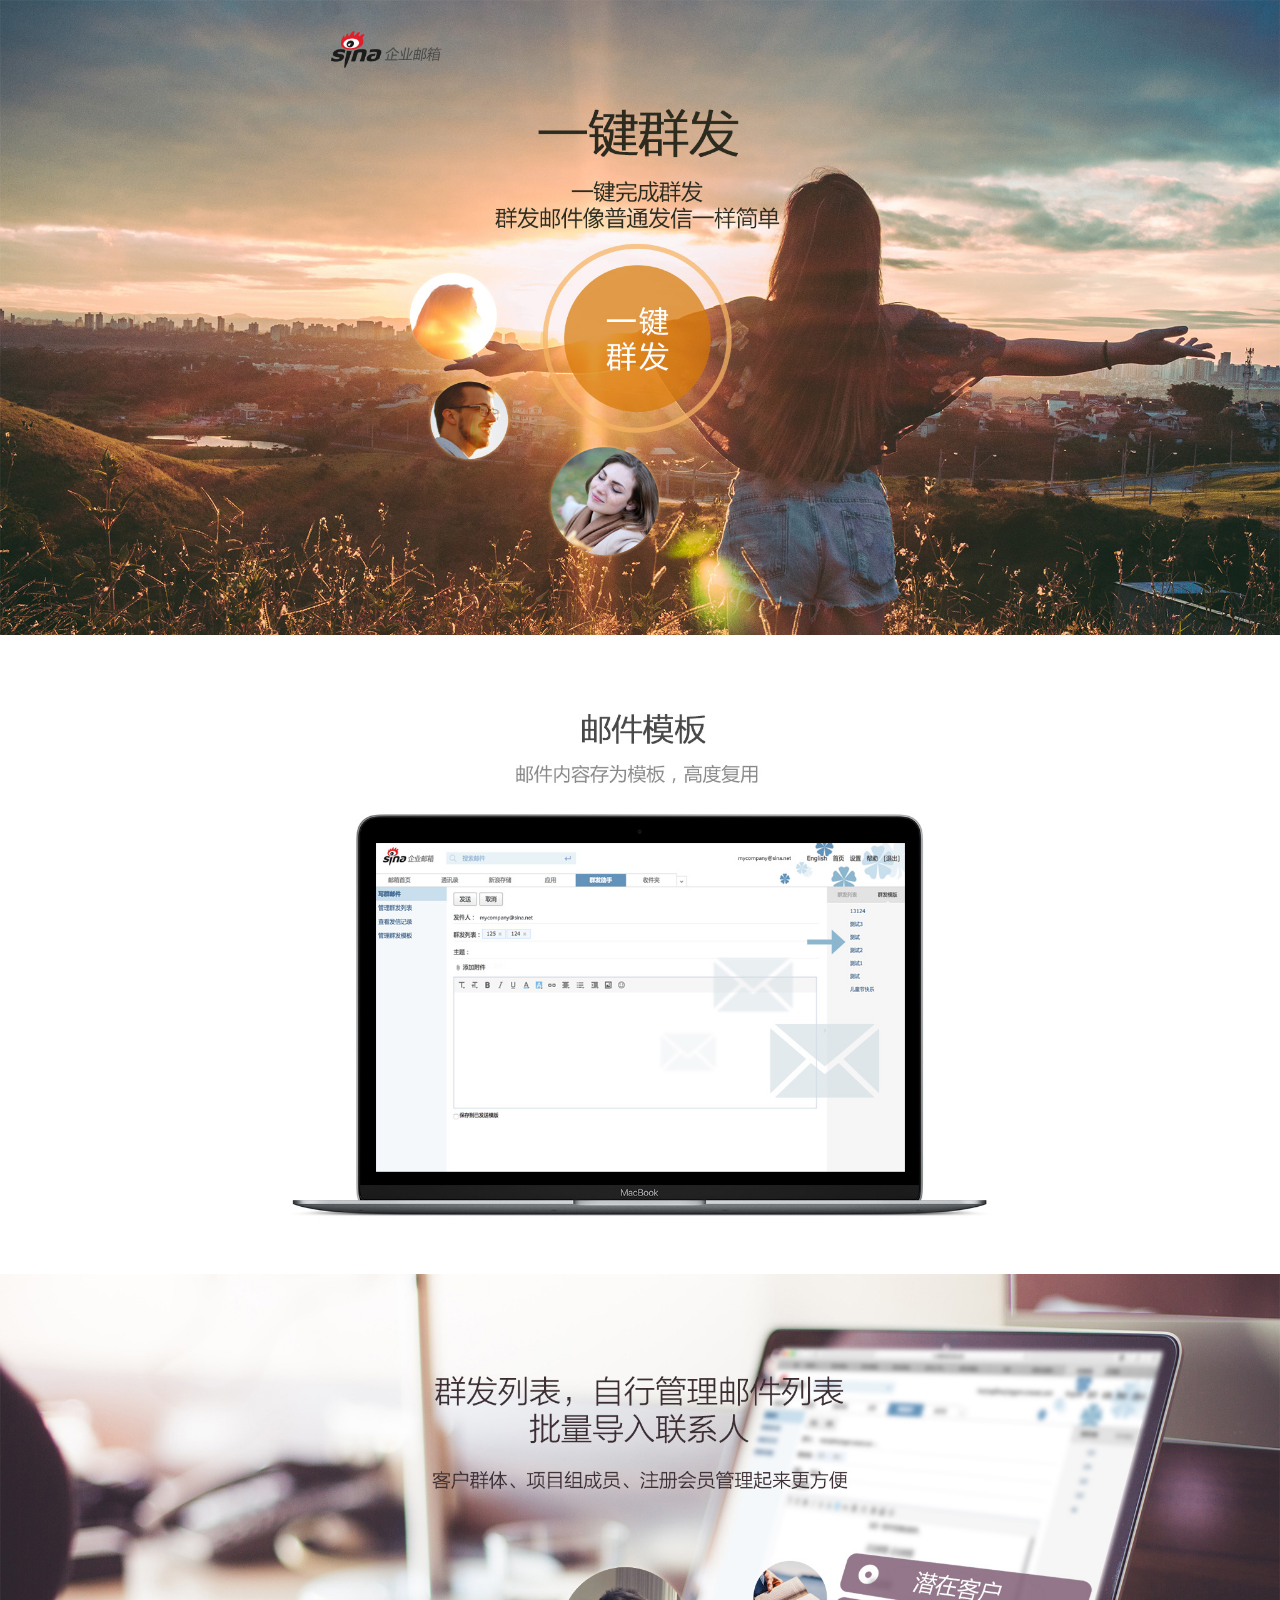
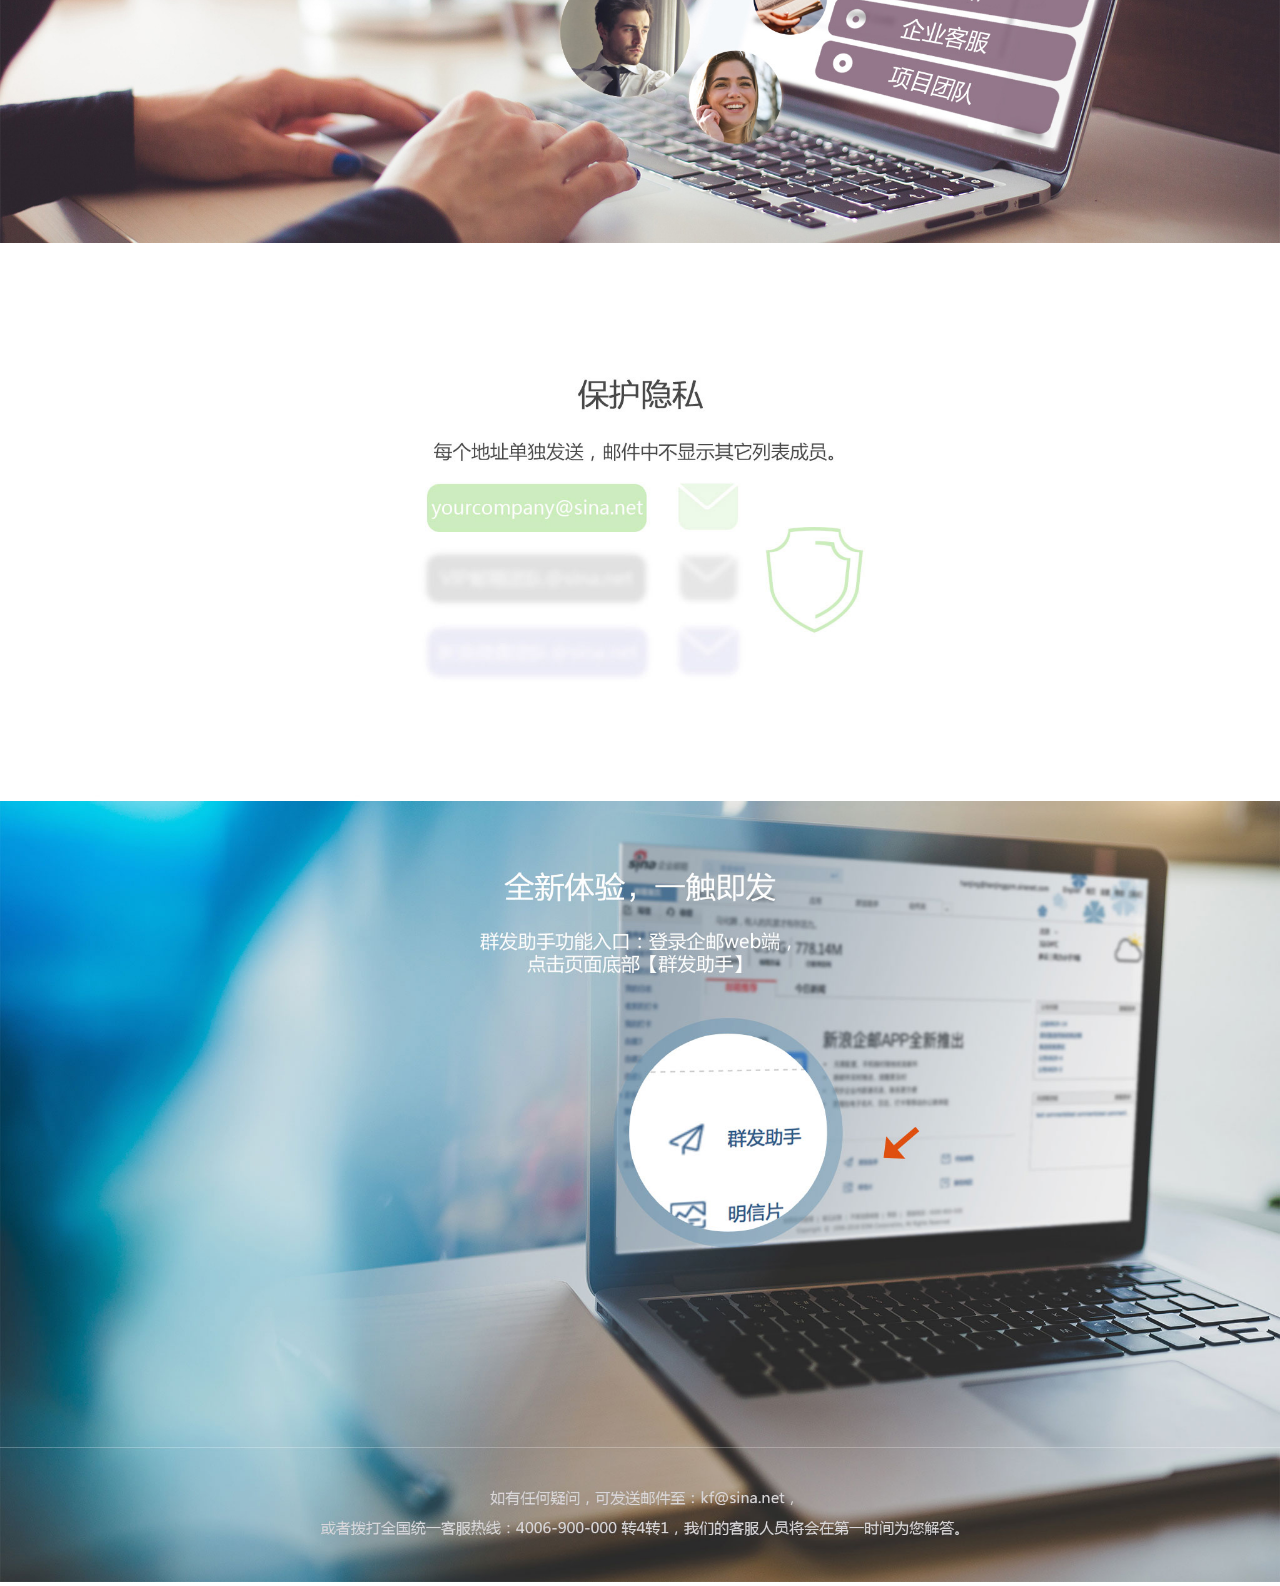
<file: index.html>
<!DOCTYPE html>
<html>
<head>
<meta charset="utf-8" />
<meta name="format-detection" content="telephone=yes"/>
<meta name="viewport" content="width=device-width,initial-scale=1,minimum-scale=1,maximum-scale=1,user-scalable=no" />
<title>企邮群发助手H5</title>
<link rel="stylesheet" href="static/css/style.css" />
</head>
<body>
<div class="wrap">
	<div class="wrap1" id="wrap1">
		<div class="inner">
			<img src="static/img/img_01.jpg" alt="一键群发，一键完成群发群发邮件像普通发信一样简单" />
		</div>
	</div>
	<div class="wrap2" id="wrap2">
		<div class="inner">
			<img src="static/img/img_02.jpg" alt="邮件模板，邮件内容存为模板，高度复用" />
		</div>
	</div>
	<div class="wrap3" id="wrap3">
		<div class="inner">
			<img src="static/img/img_03.jpg" alt="群发列表，自行管理邮件列表，批量导入联系人，客户群体，项目组成员、注册会员管理起来更方便" />
		</div>
	</div>
	<div class="wrap4" id="wrap4">
		<div class="inner">
			<img src="static/img/img_04.jpg" alt="保护隐私，每个地址单独发信，邮件中不显示其他列表成员" />
		</div>
	</div>
	<div class="wrap5" id="wrap5">
		<div class="inner">
			<a href="tel:4006-800-000">
			<img src="static/img/img_05.jpg" alt="全新体验，一触即发，群发助手功能入口：登录企邮WEB端，点击页面底部群发助手" />
			</a>
		</div>
	</div>
</div>
</body>
</html>
</file>
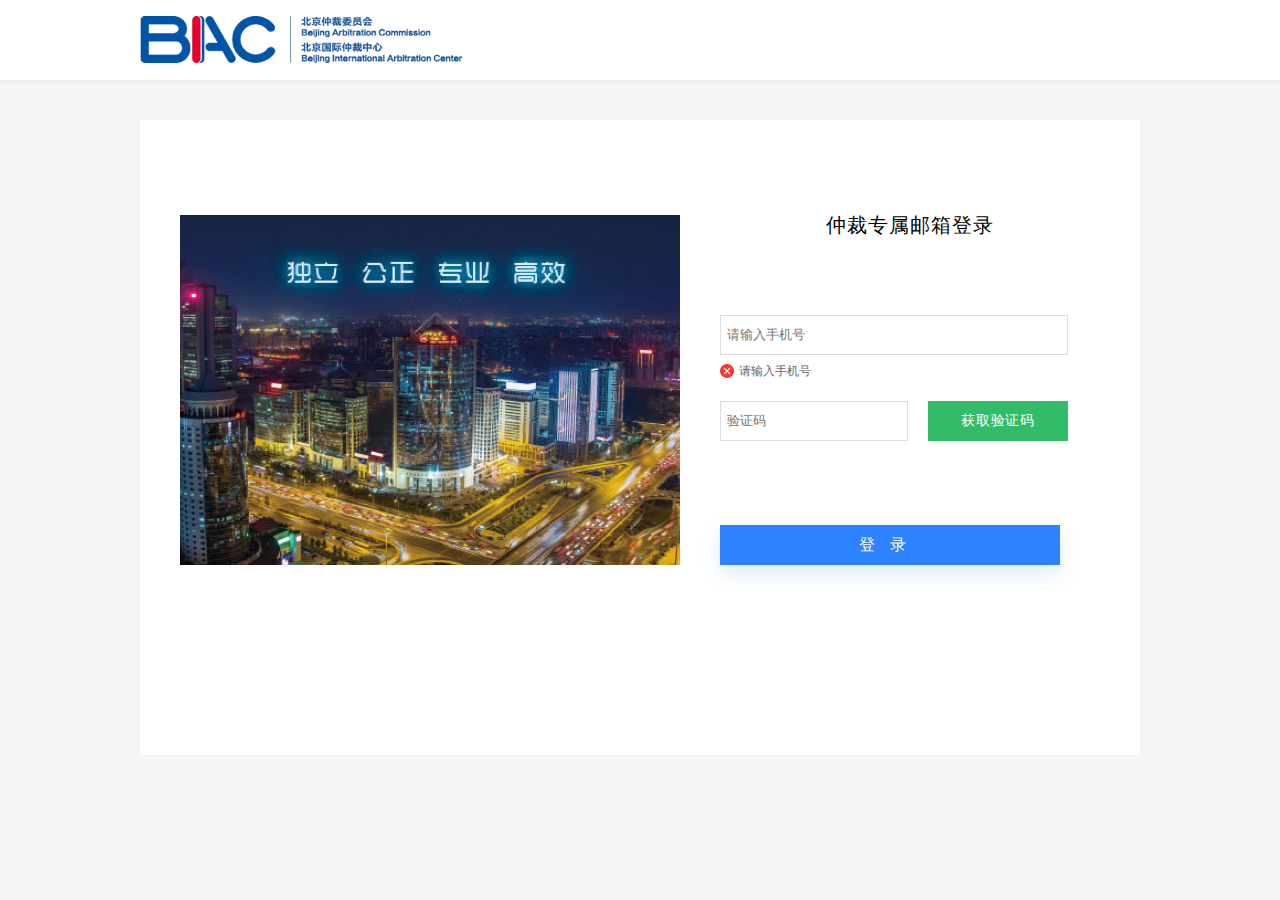
<file: bac/login.html>
<!DOCTYPE html>
<html>
<head>
<meta charset="utf-8" />
<title>北京仲裁委员会-登录</title>
<meta http-equiv="X-UA-Compatible" content="edge">
<link rel="stylesheet" type="text/css" href="static/css/style.css"/>
</head>
<body>
	<div class="header">
		<div class="wrap loginWrap headerH" id="head">
			<a href="javascript:;" class="dib logo"></a>
		</div>
	</div>
	<div class="wrap loginWrap loginFormWrap clearfix" id="loginWrap">
		<div class="loginImg">
			<img src="static/img/pic_login.png" alt="" />
		</div>
		<div class="loginBox">
			<div class="formTit">仲裁专属邮箱登录</div>
			<form action="" class="loginformBox">
				<ul class="loginForm">
					<li>
						<input type="text" class="ipt_mobile" placeholder="请输入手机号" id="mobile"/>
						<p class="err_tip"><i class="icon icon_err"></i><span class="dib">请输入手机号</span></p>
					</li>
					<li>
						<input type="text" class="ipt_valid" placeholder="验证码" id="valid"/><a class="btn btn_valid" id="getValid">获取验证码</a>
						<p class="err_tip" style="display:none;"><i class="icon icon_err"></i><span class="dib">请输入验证码</span></p>
					</li>
				</ul>
				<div class="submitbox"><a href="javascript:;" class="btn btn_submit" id="submitform">登录</a></div>
			</form>
		</div>
	</div>
<!--[if lte IE 9]>
<script type="text/javascript">
	/*
	 * 解决ie9以下placeholder不兼容的问题，勿删！！
	 * */
		var arrIpt = document.getElementsByTagName("input");
		for(var i=0; i<arrIpt.length; i++){
			if(arrIpt[i].getAttribute('type')=='text'){
				placeHolder(arrIpt[i], true);
			}
		}
        
        function placeHolder(obj, span) {
		    if (!obj.getAttribute('placeholder')) return;
		    var imitateMode = span === true ? true: false;
		    var supportPlaceholder = 'placeholder' in document.createElement('input');
		    if (!supportPlaceholder) {
		        var defaultValue = obj.getAttribute('placeholder');
		        if (!imitateMode) {
		            obj.onfocus = function() { (obj.value == defaultValue) && (obj.value = '');
		                obj.style.color = '';
		            }
		            obj.onblur = function() {
		                if (obj.value == defaultValue) {
		                    obj.style.color = '';
		                } else if (obj.value == '') {
		                    obj.value = defaultValue;
		                    obj.style.color = '#ACA899';
		                }
		            }
		            obj.onblur();
		        } else {
		            var placeHolderCont = document.createTextNode(defaultValue);
		            var oWrapper = document.createElement('span');
		            oWrapper.style.cssText = 'position:absolute; color:#ACA899; display:inline-block; overflow:hidden;';
		            oWrapper.className = 'wrap-placeholder';
		            oWrapper.style.fontFamily = getStyle(obj, 'fontFamily');
		            oWrapper.style.fontSize = getStyle(obj, 'fontSize');
		            oWrapper.style.marginLeft = parseInt(getStyle(obj, 'marginLeft')) ? parseInt(getStyle(obj, 'marginLeft')) + 3 + 'px': 3 + 'px';
		            oWrapper.style.marginTop = parseInt(getStyle(obj, 'marginTop')) ? getStyle(obj, 'marginTop') : 1 + 'px';
		            oWrapper.style.paddingLeft = getStyle(obj, 'paddingLeft');
		            oWrapper.style.width = obj.offsetWidth - parseInt(getStyle(obj, 'marginLeft')) + 'px';
		            oWrapper.style.height = obj.offsetHeight + 'px';
		      		      oWrapper.style.lineHeight = obj.nodeName.toLowerCase() == 'textarea' ? '': obj.offsetHeight + 'px';
		            oWrapper.appendChild(placeHolderCont);
		            obj.parentNode.insertBefore(oWrapper, obj);
		            oWrapper.onclick = function() {
		                obj.focus();
		            }
		            //绑定input或onpropertychange事件
		            if (typeof(obj.oninput) == 'object') {
		                obj.addEventListener("input", changeHandler, false);
		            } else {
		                obj.onpropertychange = changeHandler;
		            }
		            function changeHandler() {
		                oWrapper.style.display = obj.value != '' ? 'none': 'inline-block';
		            }
		            /**
		                 * @name getStyle
		                 * @class 获取样式
		                 * @param {Object} obj 要获取样式的对象
		                 * @param {String} styleName 要获取的样式名
		                 */
		            function getStyle(obj, styleName) {
		                var oStyle = null;
		                if (obj.currentStyle) oStyle = obj.currentStyle[styleName];
		                else if (window.getComputedStyle) oStyle = window.getComputedStyle(obj, null)[styleName];
		                return oStyle;
		            }
		        }
		    }
}
</script>
<![endif]--> 
</body>
</html>
</file>
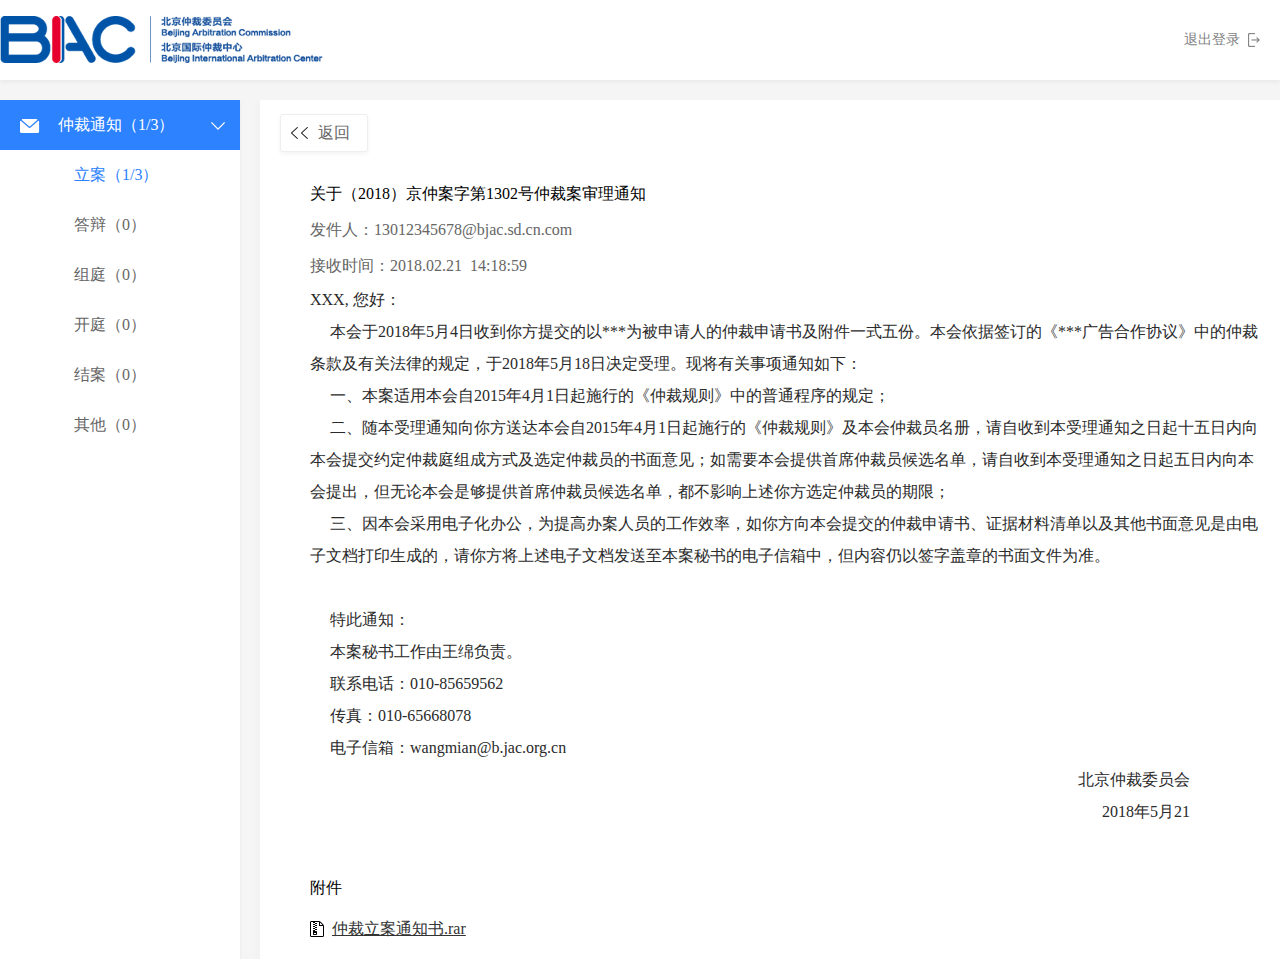
<file: bac/mail_detail.html>
<!DOCTYPE html>
<html>
<head>
<meta charset="utf-8" />
<title>北京仲裁委员会-详情</title>
<meta http-equiv="X-UA-Compatible" content="edge">
<link rel="stylesheet" type="text/css" href="static/css/style.css"/>
</head>
<body>
	<div class="header">
		<div class="wrap headerH">
			<a href="javascript:;" class="dib logo"></a>
			<a href="javascript:;" class="r dib user_exit">退出登录 <i class="icon icon_exit"></i></a>
		</div>
	</div>
	<div class="wrap conWrap">
		<div class="asidebar">
			<dl>
				<dt><i class="icon icon_mail"></i><i class="icon icon_arr_down"></i><span>仲裁通知（1/3）</span></dt>
				<dd class="cur">立案（1/3）</dd>
				<dd>答辩（0）</dd>
				<dd>组庭（0）</dd>
				<dd>开庭（0）</dd>
				<dd>结案（0）</dd>
				<dd>其他（0）</dd>
			</dl>
		</div>
		<div  class="section">
			<div class="backbar">
				<a class="back"><i class="icon icon_back"></i>返回</a>
			</div>
			<div class="maildetail">
				<dl class="detailInfo pl20">
					<dt class="detail_tit">关于（2018）京仲案字第1302号仲裁案审理通知</dt>
					<dd>发件人：13012345678@bjac.sd.cn.com</dd>
					<dd>接收时间：2018.02.21&nbsp;&nbsp;14:18:59</dd>
				</dl>
				<div class="detail_article pl20">
					<p>XXX, 您好：</p>
					<p class="detail_paragraph">本会于2018年5月4日收到你方提交的以***为被申请人的仲裁申请书及附件一式五份。本会依据签订的《***广告合作协议》中的仲裁条款及有关法律的规定，于2018年5月18日决定受理。现将有关事项通知如下：</p>
				    <p class="detail_paragraph">一、本案适用本会自2015年4月1日起施行的《仲裁规则》中的普通程序的规定；</p> 
				    <p class="detail_paragraph">二、随本受理通知向你方送达本会自2015年4月1日起施行的《仲裁规则》及本会仲裁员名册，请自收到本受理通知之日起十五日内向本会提交约定仲裁庭组成方式及选定仲裁员的书面意见；如需要本会提供首席仲裁员候选名单，请自收到本受理通知之日起五日内向本会提出，但无论本会是够提供首席仲裁员候选名单，都不影响上述你方选定仲裁员的期限；</p>
				    <p class="detail_paragraph">三、因本会采用电子化办公，为提高办案人员的工作效率，如你方向本会提交的仲裁申请书、证据材料清单以及其他书面意见是由电子文档打印生成的，请你方将上述电子文档发送至本案秘书的电子信箱中，但内容仍以签字盖章的书面文件为准。</br></br></p>
				    <p class="pl20">
				       	特此通知：</br>
					         本案秘书工作由王绵负责。</br>
					          联系电话：010-85659562</br>
					          传真：010-65668078</br>
					          电子信箱：wangmian@b.jac.org.cn
					</p>
					<p class="mail_writer tar">北京仲裁委员会</br>2018年5月21</p>
				</div>
				<div class="attachment pl20">
					<p class="attach_txt">附件</p>
					<p><a href="javascript:;"><i class="icon icon_rar"></i><span class="dib">仲裁立案通知书.rar</span></span</p>
				</div>
			</div>
		</div>
	</div>
</body>
</html>
</file>
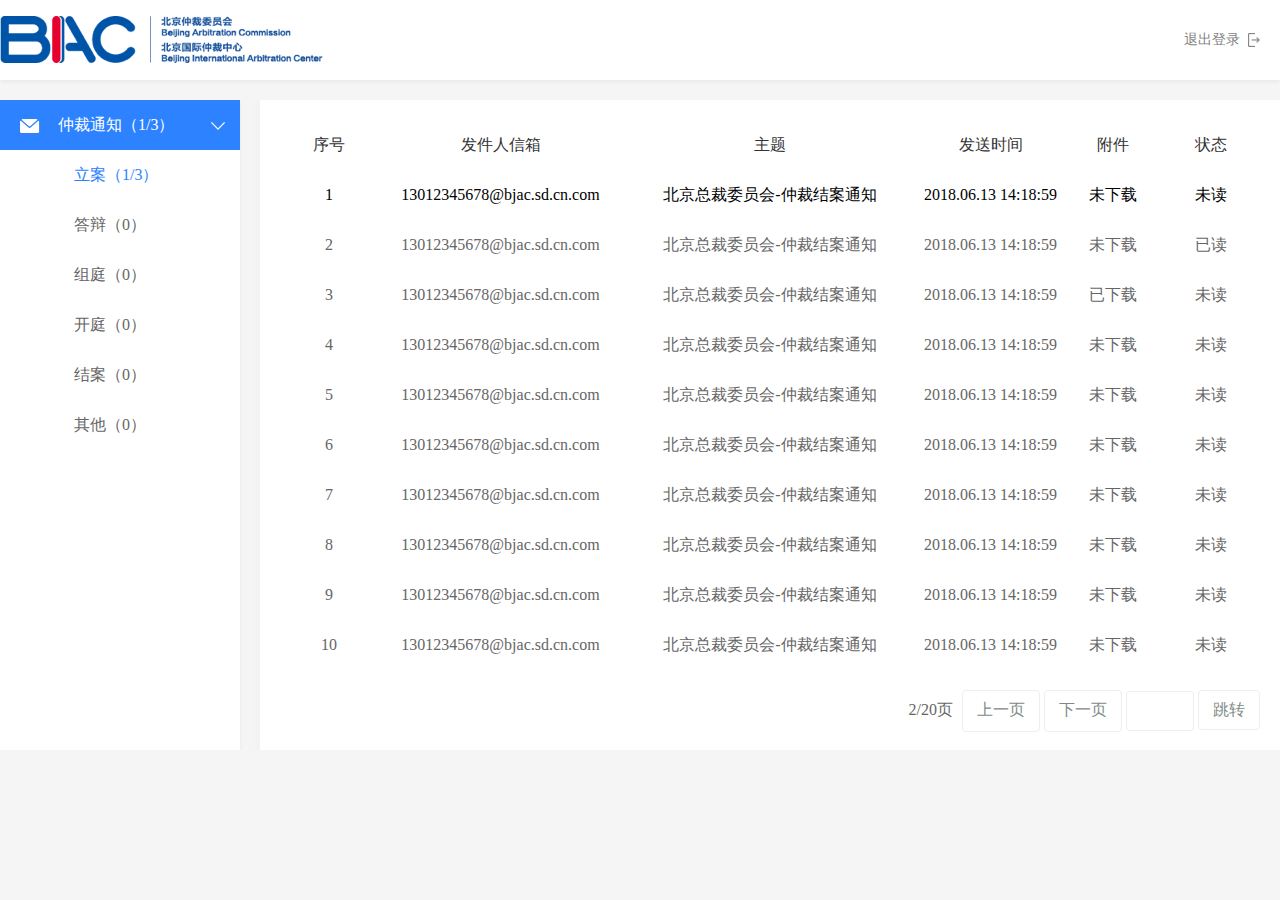
<file: bac/mail_list.html>
<!DOCTYPE html>
<html>
<head>
<meta charset="utf-8" />
<title>北京仲裁委员会-邮件列表</title>
<meta http-equiv="X-UA-Compatible" content="edge">
<link rel="stylesheet" type="text/css" href="static/css/style.css"/>
</head>
<body>
	<div class="header">
		<div class="wrap headerH">
			<a href="javascript:;" class="dib logo"></a>
			<a href="javascript:;" class="r dib user_exit">退出登录 <i class="icon icon_exit"></i></a>
		</div>
	</div>
	<div class="wrap conWrap">
		<div class="asidebar">
			<dl>
				<dt><i class="icon icon_mail"></i><i class="icon icon_arr_down"></i><span>仲裁通知（1/3）</span></dt>
				<dd class="cur">立案（1/3）</dd>
				<dd>答辩（0）</dd>
				<dd>组庭（0）</dd>
				<dd>开庭（0）</dd>
				<dd>结案（0）</dd>
				<dd>其他（0）</dd>
			</dl>
		</div>
		<div  class="section">
			<dl class="mail_table">
				<dt class="table_row">
					<div class="table_cell cell1">序号</div>
					<div class="table_cell cell2">发件人信箱</div>
					<div class="table_cell cell3">主题</div>
					<div class="table_cell cell4">发送时间</div>
					<div class="table_cell cell5">附件</div>
					<div class="table_cell cell6">状态</div>
				</dt>
				<dd class="table_row cur">
					<div class="table_cell cell1">1</div>
					<div class="table_cell cell2"><span>13012345678@bjac.sd.cn.com</span></div>
					<div class="table_cell cell3"><span>北京总裁委员会-仲裁结案通知</span></div>
					<div class="table_cell cell4">2018.06.13 14:18:59</div>
					<div class="table_cell cell5">未下载</div>
					<div class="table_cell cell6">未读</div>
				</dd>
				<dd class="table_row">
					<div class="table_cell cell1">2</div>
					<div class="table_cell cell2">13012345678@bjac.sd.cn.com</div>
					<div class="table_cell cell3">北京总裁委员会-仲裁结案通知</div>
					<div class="table_cell cell4">2018.06.13 14:18:59</div>
					<div class="table_cell cell5">未下载</div>
					<div class="table_cell cell6">已读</div>
				</dd>
				<dd class="table_row">
					<div class="table_cell cell1">3</div>
					<div class="table_cell cell2">13012345678@bjac.sd.cn.com</div>
					<div class="table_cell cell3">北京总裁委员会-仲裁结案通知</div>
					<div class="table_cell cell4">2018.06.13 14:18:59</div>
					<div class="table_cell cell5">已下载</div>
					<div class="table_cell cell6">未读</div>
				</dd>
				<dd class="table_row">
					<div class="table_cell cell1">4</div>
					<div class="table_cell cell2">13012345678@bjac.sd.cn.com</div>
					<div class="table_cell cell3">北京总裁委员会-仲裁结案通知</div>
					<div class="table_cell cell4">2018.06.13 14:18:59</div>
					<div class="table_cell cell5">未下载</div>
					<div class="table_cell cell6">未读</div>
				</dd>
				<dd class="table_row">
					<div class="table_cell cell1">5</div>
					<div class="table_cell cell2">13012345678@bjac.sd.cn.com</div>
					<div class="table_cell cell3">北京总裁委员会-仲裁结案通知</div>
					<div class="table_cell cell4">2018.06.13 14:18:59</div>
					<div class="table_cell cell5">未下载</div>
					<div class="table_cell cell6">未读</div>
				</dd>
				<dd class="table_row">
					<div class="table_cell cell1">6</div>
					<div class="table_cell cell2">13012345678@bjac.sd.cn.com</div>
					<div class="table_cell cell3">北京总裁委员会-仲裁结案通知</div>
					<div class="table_cell cell4">2018.06.13 14:18:59</div>
					<div class="table_cell cell5">未下载</div>
					<div class="table_cell cell6">未读</div>
				</dd>
				<dd class="table_row">
					<div class="table_cell cell1">7</div>
					<div class="table_cell cell2">13012345678@bjac.sd.cn.com</div>
					<div class="table_cell cell3">北京总裁委员会-仲裁结案通知</div>
					<div class="table_cell cell4">2018.06.13 14:18:59</div>
					<div class="table_cell cell5">未下载</div>
					<div class="table_cell cell6">未读</div>
				</dd>
				<dd class="table_row">
					<div class="table_cell cell1">8</div>
					<div class="table_cell cell2">13012345678@bjac.sd.cn.com</div>
					<div class="table_cell cell3">北京总裁委员会-仲裁结案通知</div>
					<div class="table_cell cell4">2018.06.13 14:18:59</div>
					<div class="table_cell cell5">未下载</div>
					<div class="table_cell cell6">未读</div>
				</dd>
				<dd class="table_row">
					<div class="table_cell cell1">9</div>
					<div class="table_cell cell2">13012345678@bjac.sd.cn.com</div>
					<div class="table_cell cell3">北京总裁委员会-仲裁结案通知</div>
					<div class="table_cell cell4">2018.06.13 14:18:59</div>
					<div class="table_cell cell5">未下载</div>
					<div class="table_cell cell6">未读</div>
				</dd>
				<dd class="table_row">
					<div class="table_cell cell1">10</div>
					<div class="table_cell cell2">13012345678@bjac.sd.cn.com</div>
					<div class="table_cell cell3">北京总裁委员会-仲裁结案通知</div>
					<div class="table_cell cell4">2018.06.13 14:18:59</div>
					<div class="table_cell cell5">未下载</div>
					<div class="table_cell cell6">未读</div>
				</dd>
			</dl>
			<div class="page">
				<div class="r pr20">
					<span class="dib mr5">2/20页</span>
					<a href="javascript:;" class="btn_page btn_pageprev">上一页</a>
					<a href="javascript:;" class="btn_page btn_pagenext">下一页</a>
					<input type="text" class="page_ipt" />
					<a href="javascript;" class="btn_page btn_gopage">跳转</a>
				</div>
			</div>
		</div>
	</div>
</body>
</html>
</file>
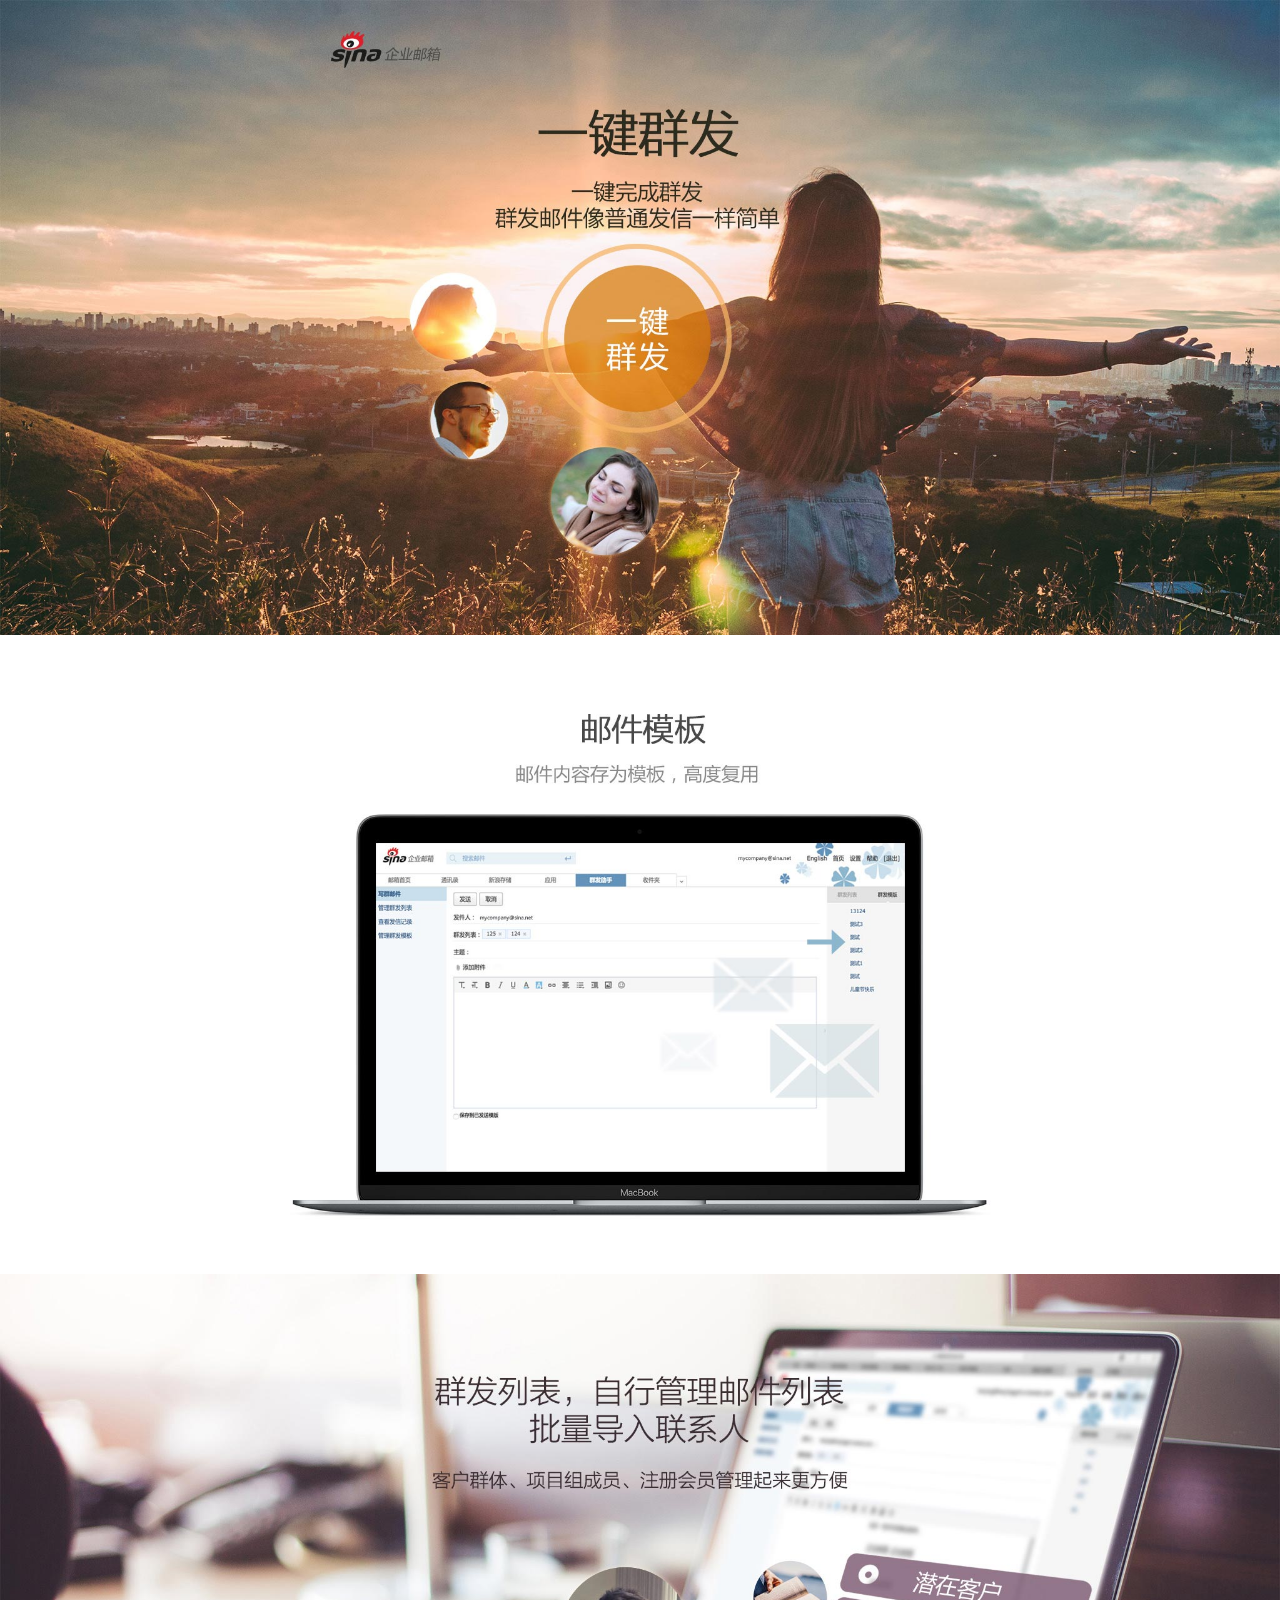
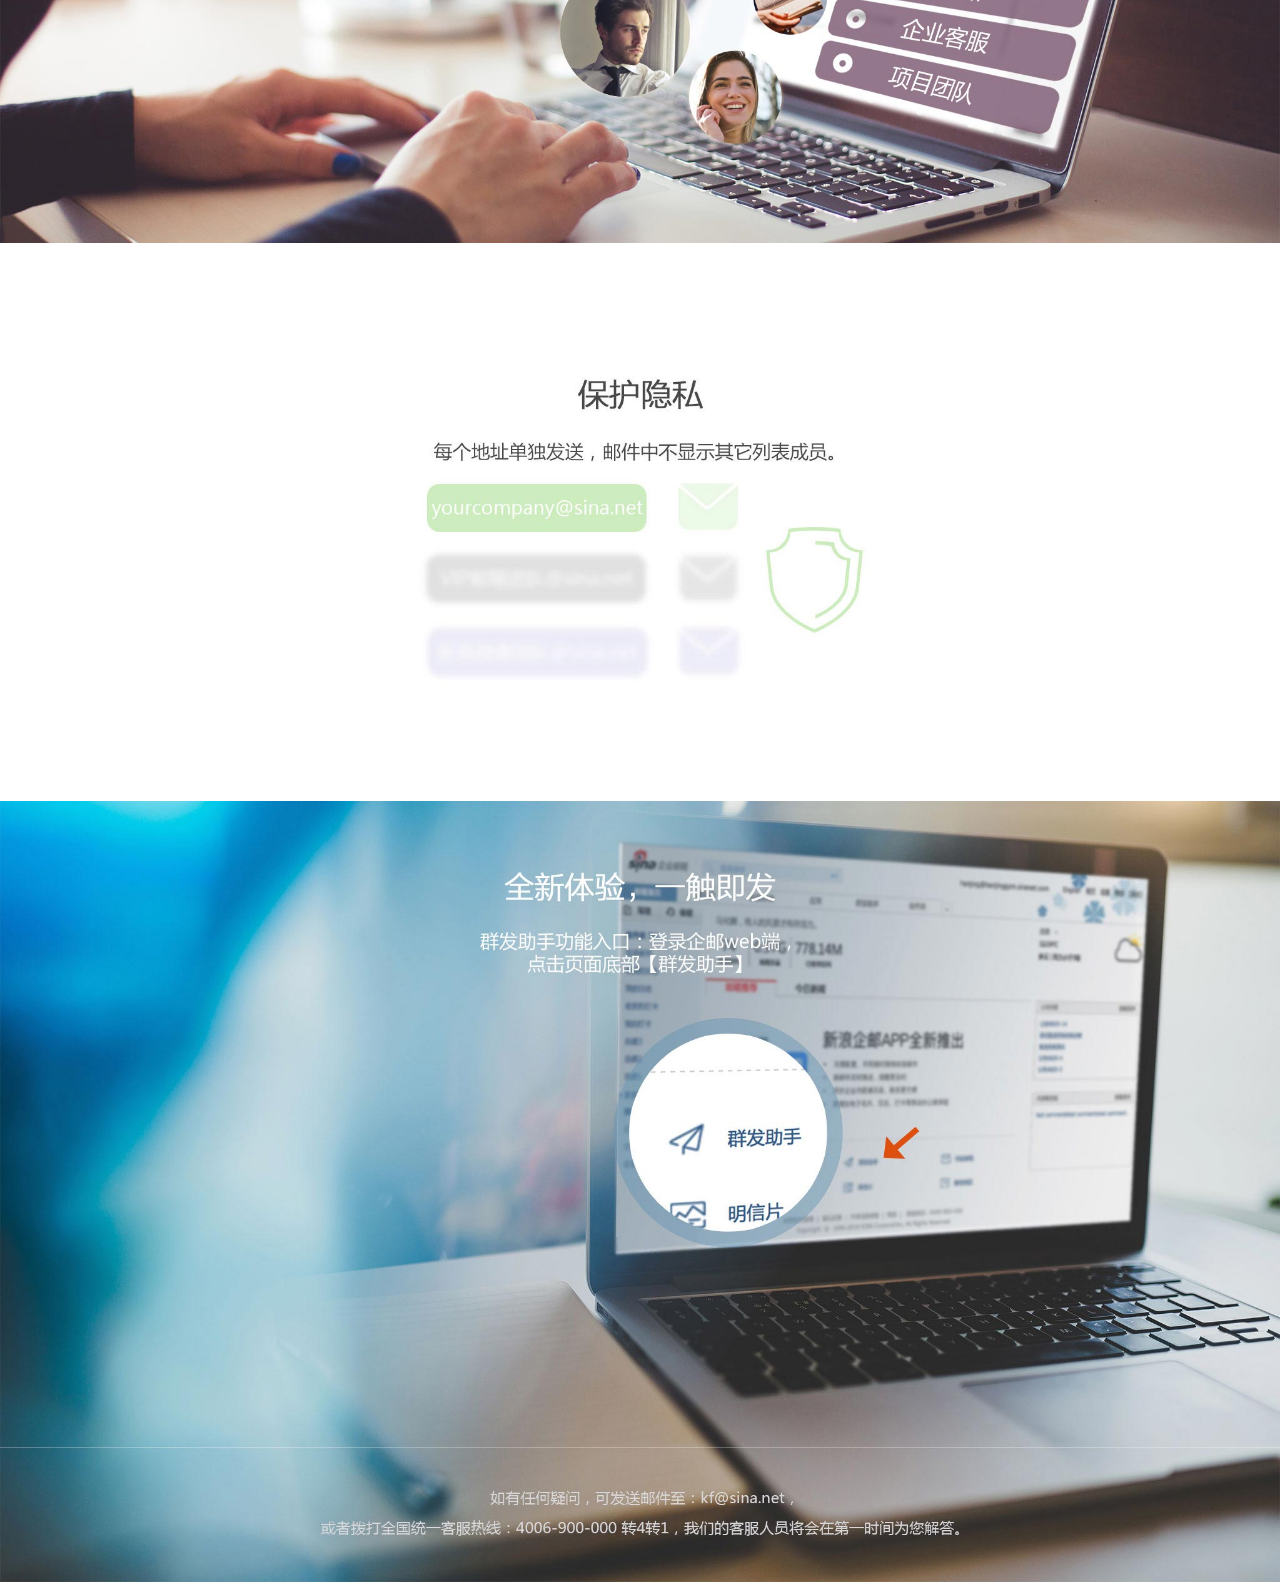
<file: ent_groupSend/index2.html>
<!DOCTYPE html>
<html>
<head>
<meta charset="utf-8" />
<meta name="format-detection" content="telephone=yes"/>
<meta name="viewport" content="width=device-width,initial-scale=1,minimum-scale=1,maximum-scale=1,user-scalable=no" />
<title>企邮群发助手H5</title>
<link rel="stylesheet" href="static/css/style.css" />
</head>
<body>
<div class="wrap">
	<div class="wrap1" id="wrap1">
		<div class="inner">
			<img src="static/img/img_1.jpg" alt="一键群发，一键完成群发群发邮件像普通发信一样简单" />
		</div>
	</div>
	<div class="wrap2" id="wrap2">
		<div class="inner">
			<img src="static/img/img_2.jpg" alt="邮件模板，邮件内容存为模板，高度复用" />
		</div>
	</div>
	<div class="wrap3" id="wrap3">
		<div class="inner">
			<img src="static/img/img_3.jpg" alt="群发列表，自行管理邮件列表，批量导入联系人，客户群体，项目组成员、注册会员管理起来更方便" />
		</div>
	</div>
	<div class="wrap4" id="wrap4">
		<div class="inner">
			<img src="static/img/img_4.jpg" alt="保护隐私，每个地址单独发信，邮件中不显示其他列表成员" />
		</div>
	</div>
	<div class="wrap5" id="wrap5">
		<div class="inner">
			<a href="tel:4006-800-000">
			<img src="static/img/img_5.jpg" alt="全新体验，一触即发，群发助手功能入口：登录企邮WEB端，点击页面底部群发助手" />
			</a>
		</div>
	</div>
</div>
</body>
</html>
</file>
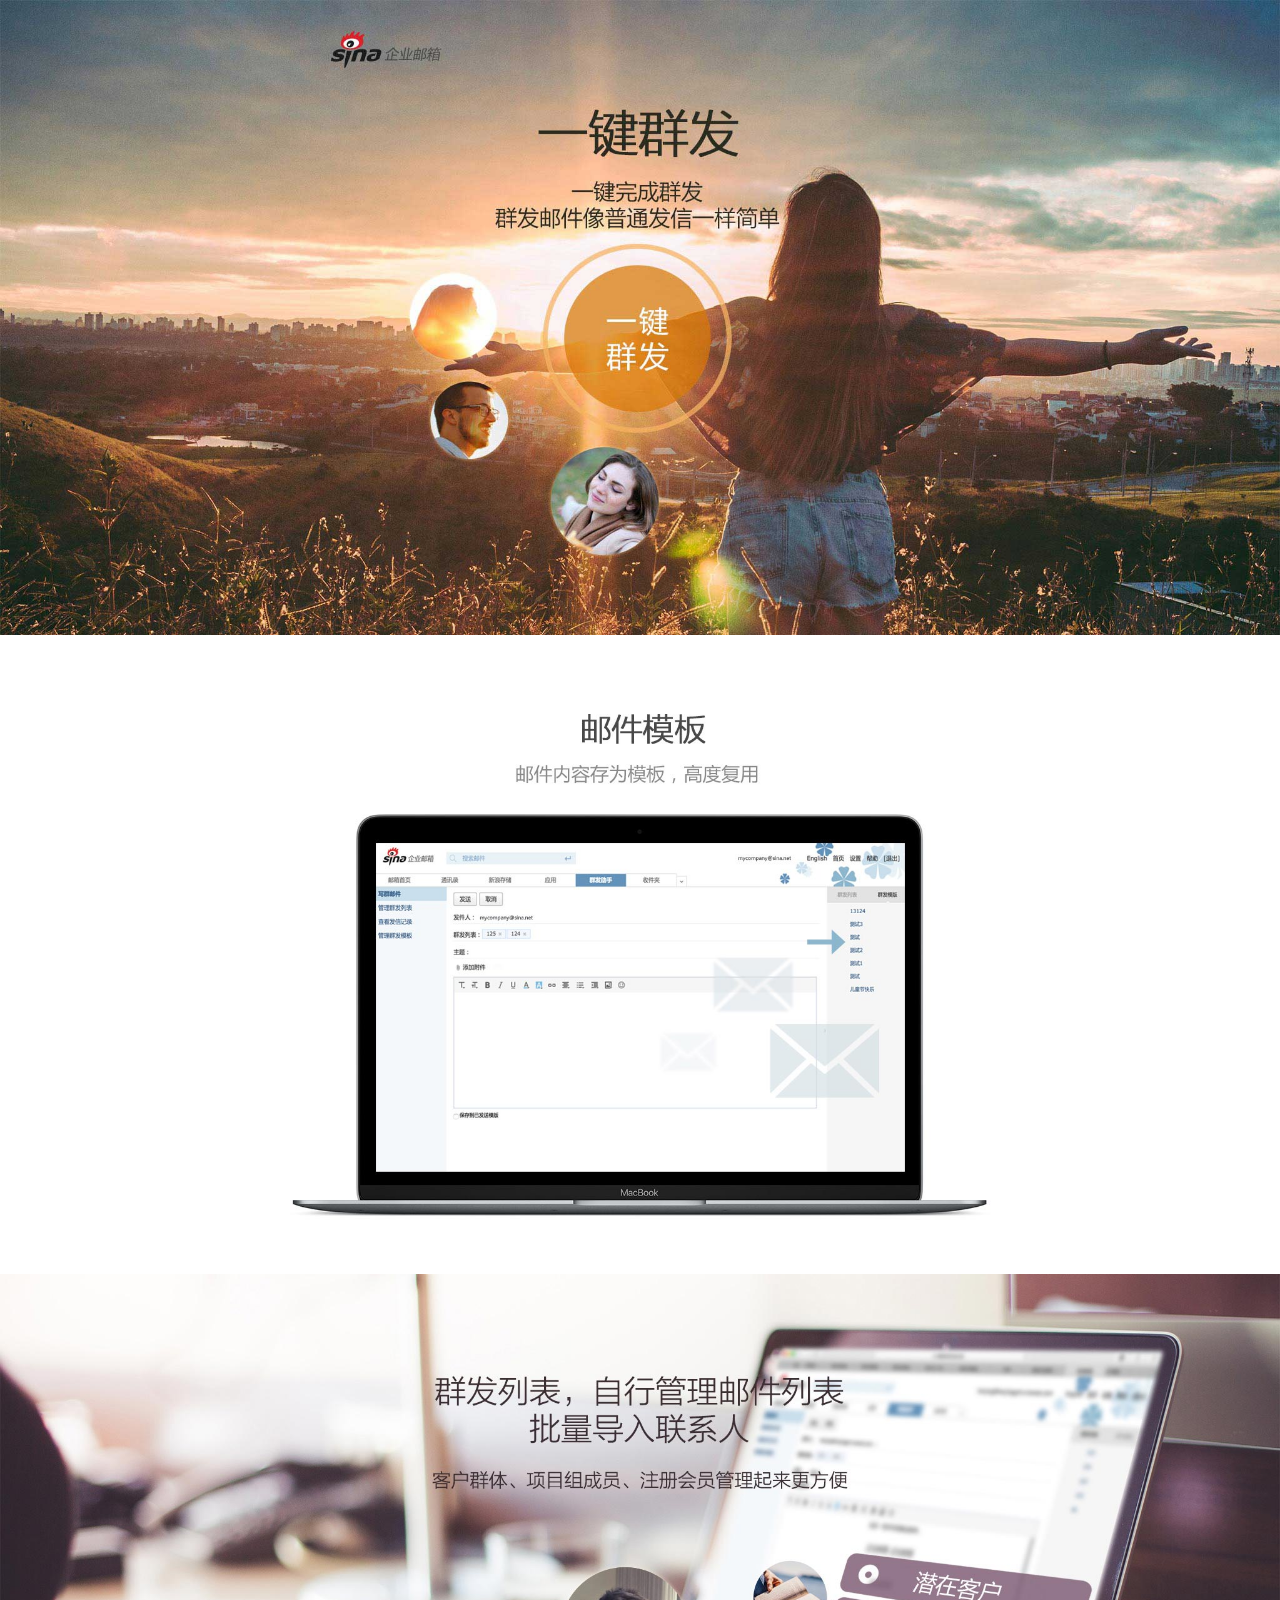
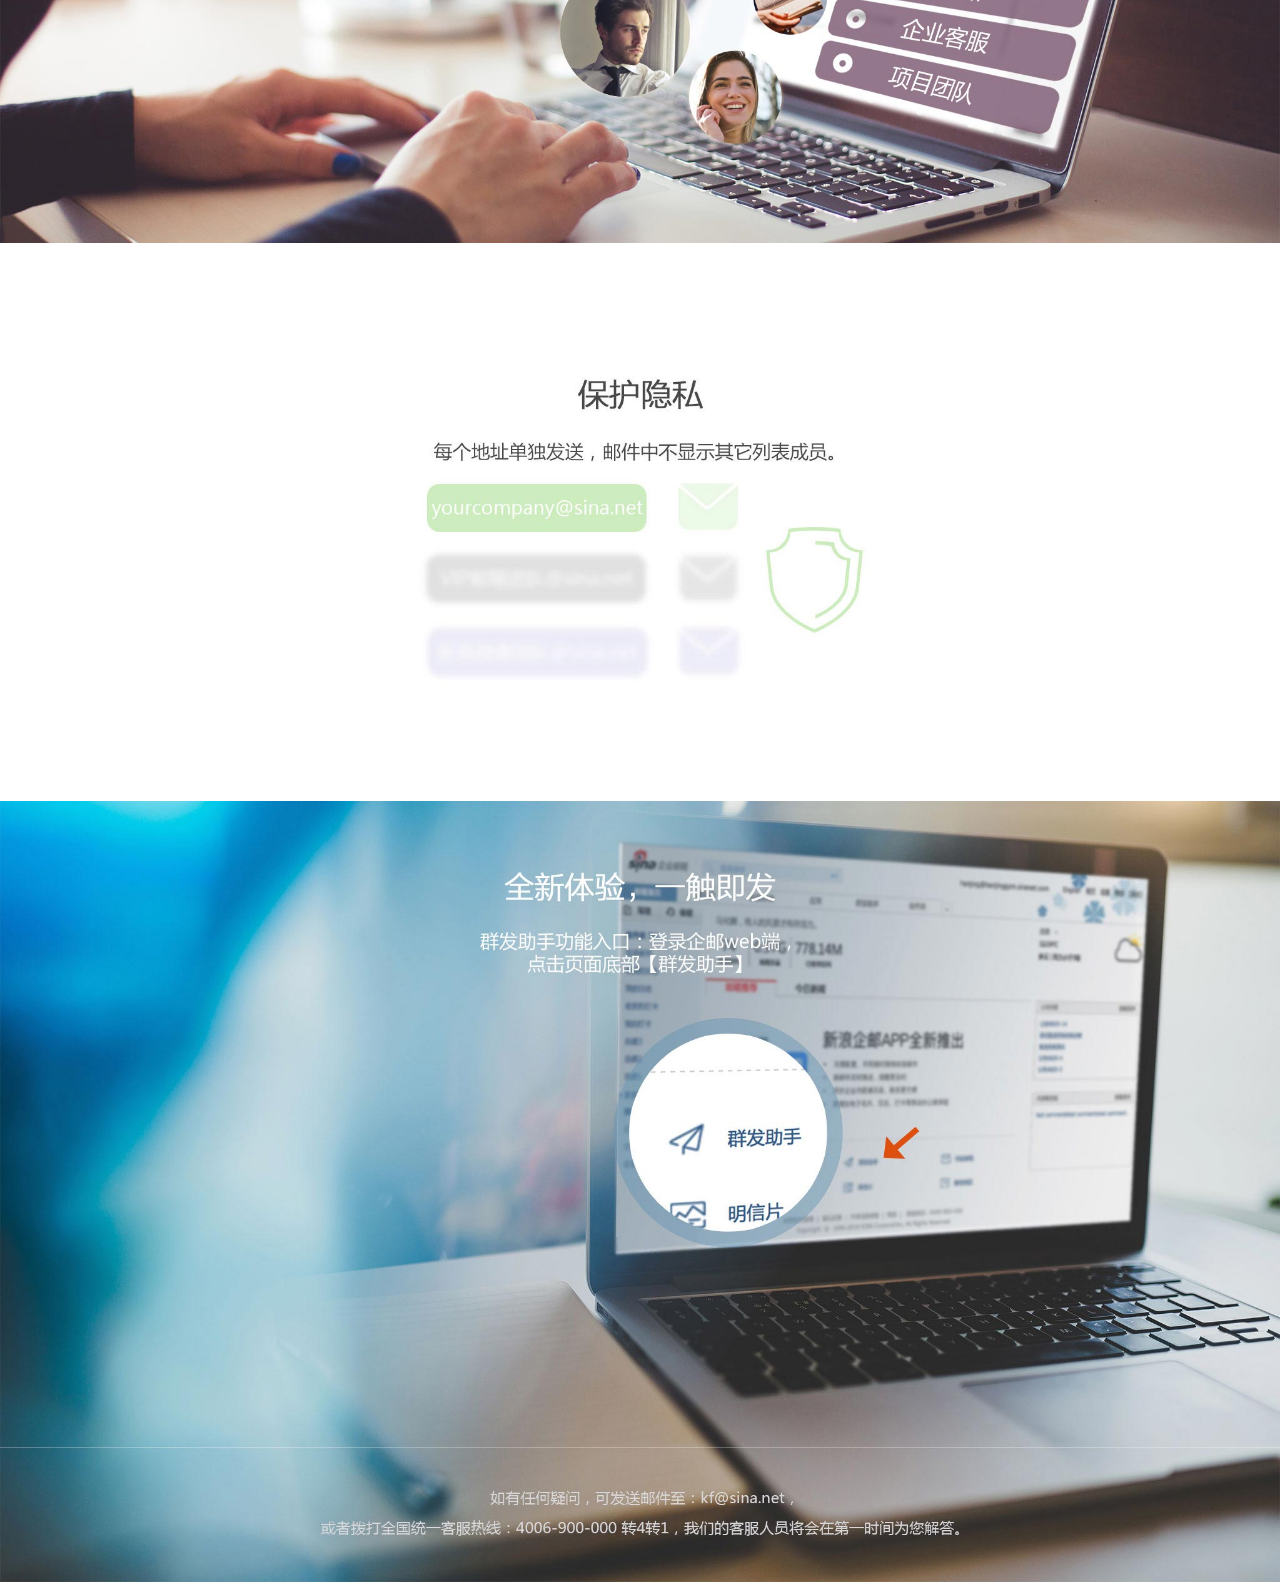
<file: group_send/groupsend.html>
<!DOCTYPE html>
<html>
<head>
<meta charset="utf-8" />
<meta name="format-detection" content="telephone=no">
<meta http-equiv="x-rim-auto-match" content="none">
<meta name="viewport" id="myMeta" content="width=device-width,initial-scale=1.0,minimum-scale=1.0,maximum-scale=1.0,user-scalable=no, target-densitydpi=device-dpi" />
<title>企邮群发助手H5</title>
<link rel="stylesheet" href="static/css/style.css" />
</head>
<body>
<div class="wrap">
	<div class="wrap1" id="wrap1">
		<div class="inner">
			<img src="static/img/img_01.jpg" alt="一键群发，一键完成群发群发邮件像普通发信一样简单" />
		</div>
	</div>
	<div class="wrap2" id="wrap2">
		<div class="inner">
			<img src="static/img/img_2.jpg" alt="邮件模板，邮件内容存为模板，高度复用" />
		</div>
	</div>
	<div class="wrap3" id="wrap3">
		<div class="inner">
			<img src="static/img/img_3.jpg" alt="群发列表，自行管理邮件列表，批量导入联系人，客户群体，项目组成员、注册会员管理起来更方便" />
		</div>
	</div>
	<div class="wrap4" id="wrap4">
		<div class="inner">
			<img src="static/img/img_4.jpg" alt="保护隐私，每个地址单独发信，邮件中不显示其他列表成员" />
		</div>
	</div>
	<div class="wrap5" id="wrap5">
		<div class="inner">
			<a href="tel:4006-800-000">
			<img src="static/img/img_5.jpg" alt="全新体验，一触即发，群发助手功能入口：登录企邮WEB端，点击页面底部群发助手" />
			</a>
		</div>
	</div>
</div>
</body>
</html>
</file>
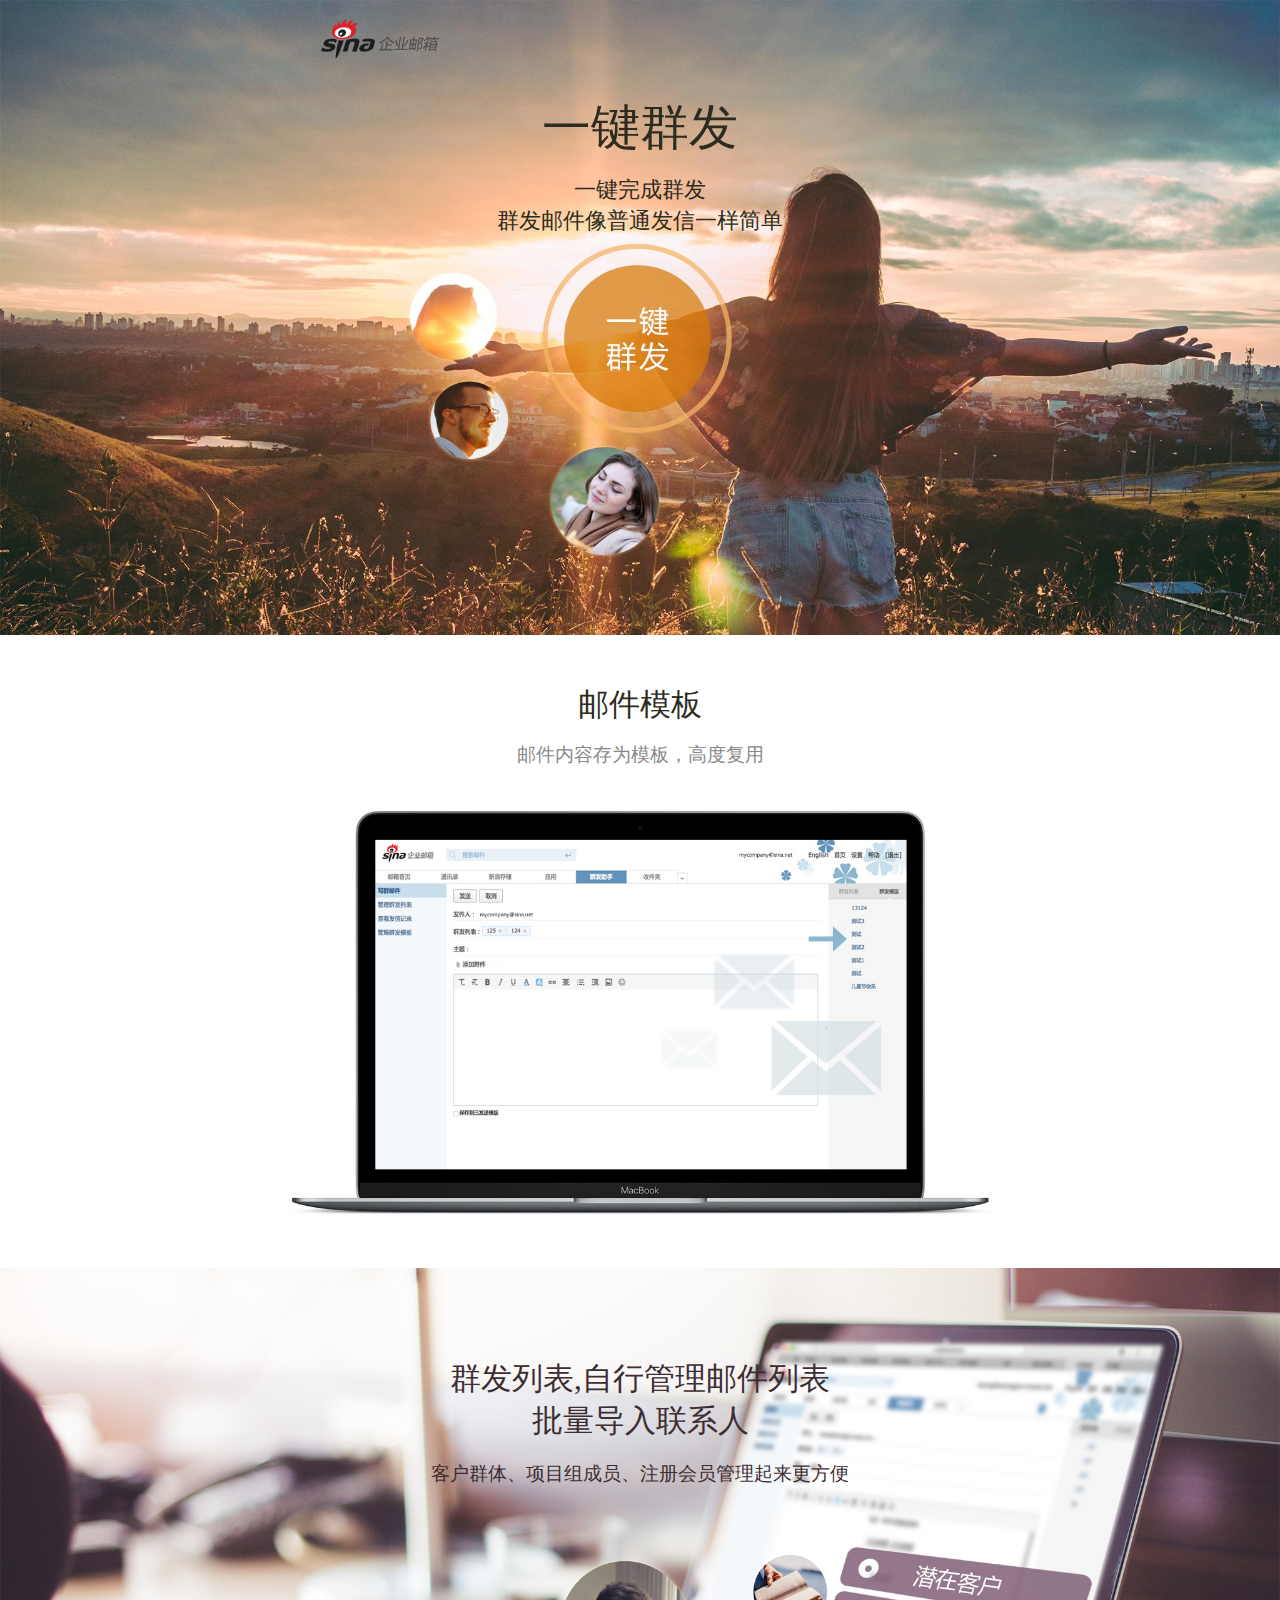
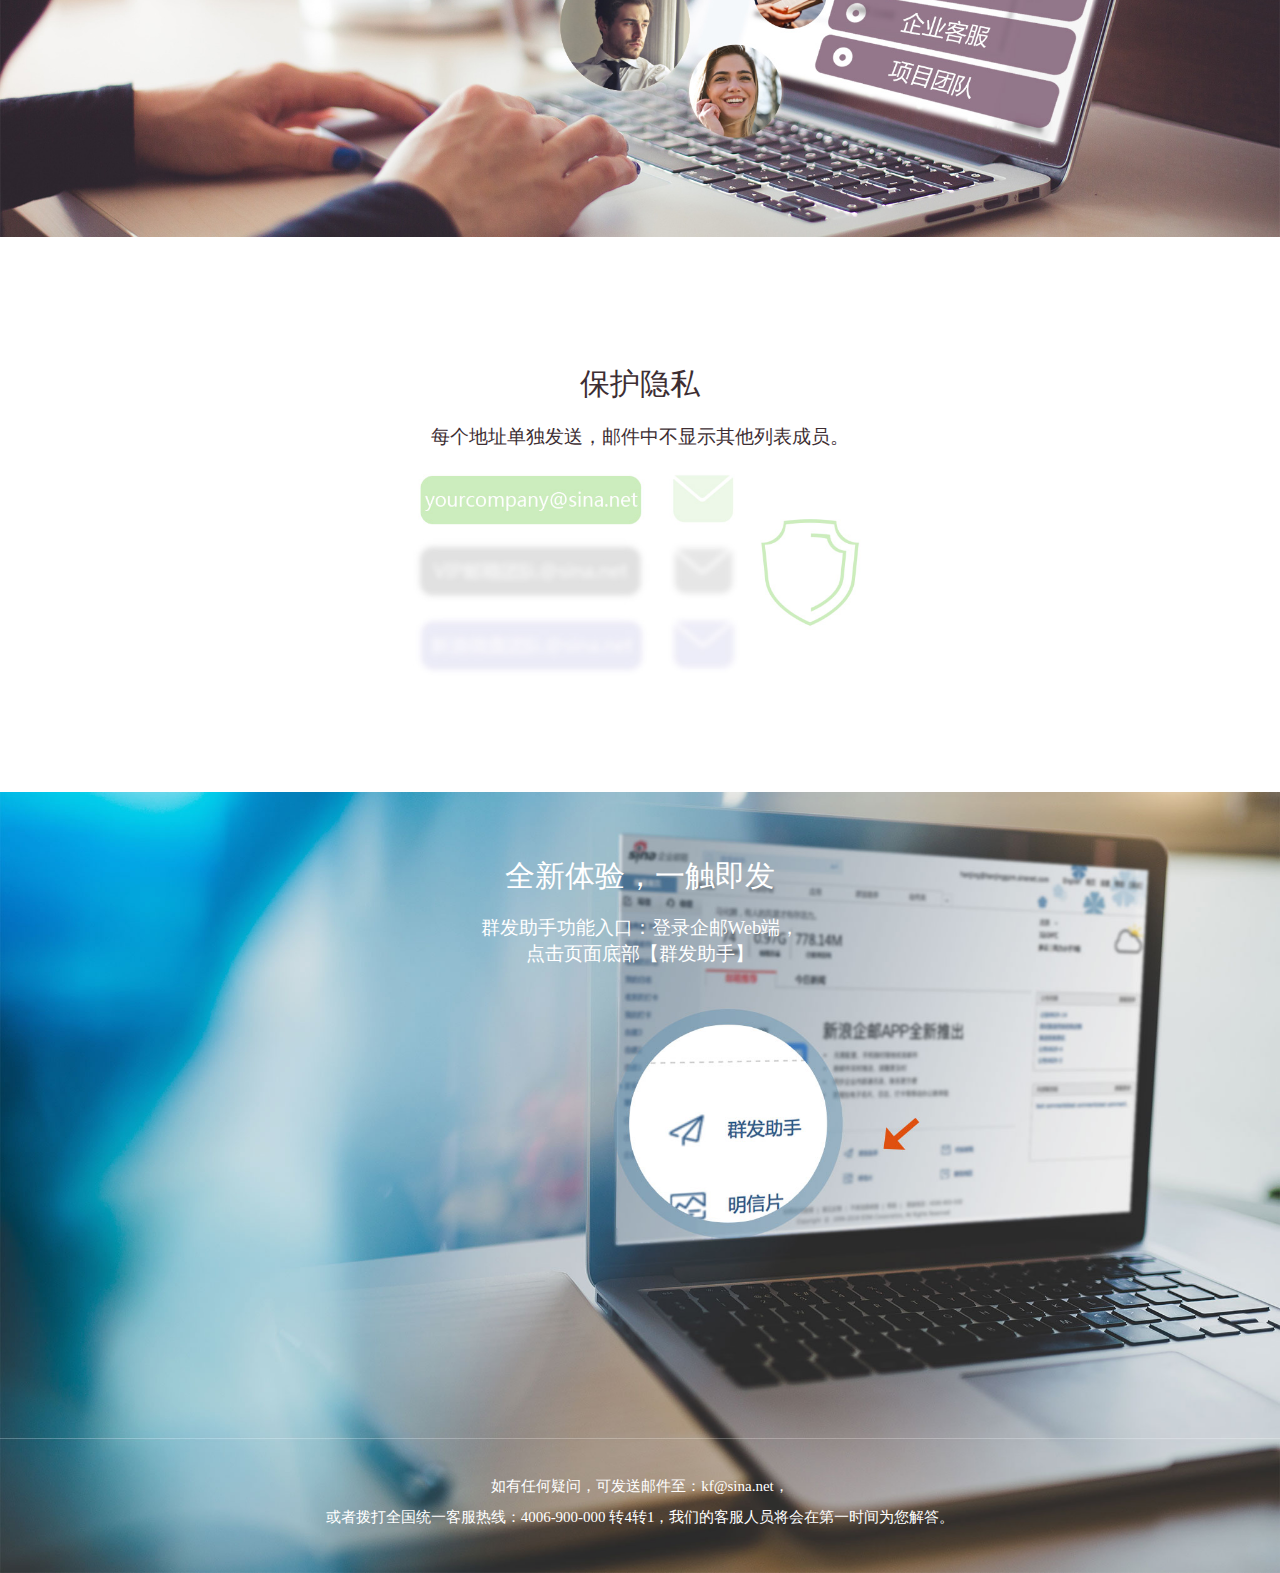
<file: group_send/groupsend_txt.html>
<!DOCTYPE html>
<html>
<head>
<meta charset="utf-8" />
<link rel="apple-touch-icon" href="http://2008mail.sina.com.cn/images/mobile/icon_touch.png">
<meta name="apple-mobile-web-app-title" content="啦啦啦，我的测试">
<meta name="apple-mobile-web-app-capable" content="yes">
<meta name="format-detection" content="telephone=no">
<meta http-equiv="x-rim-auto-match" content="none">
<meta name="viewport" content="width=device-width,initial-scale=1.0,minimum-scale=1.0,maximum-scale=1.0,user-scalable=no,target-densitydpi=device-dpi" />
<title>企邮群发助手H5</title>
<link rel="stylesheet" href="static/css/style_txt.css" />
</head>
<body>
<div class="wrap">
	<div class="wrap1" id="wrap1">
		<div class="inner">
			<a href="javascript:;" class="logo"><img src="static/img/images/logo_ent.png" /></a>
			<p class="p1">一键群发</p>
			<p class="p2">一键完成群发</br>群发邮件像普通发信一样简单</p>
		</div>
		<img src="static/img/images/image_01.jpg" />
	</div>
	<div class="wrap2" id="wrap2">
		<div class="inner">
			<p class="p1">邮件模板</p>
			<p class="p2">邮件内容存为模板，高度复用</p>
		</div>
		<img src="static/img/images/image_02.jpg"/>
	</div>
	<div class="wrap3" id="wrap3">
		<div class="inner">
			<p class="p1">群发列表,自行管理邮件列表</br>批量导入联系人</p>
			<p class="p2">客户群体、项目组成员、注册会员管理起来更方便</p>
		</div>
		<img src="static/img/images/image_03.jpg"  />
	</div>
	<div class="wrap4" id="wrap4">
		<div class="inner">
			<p class="p1">保护隐私</p>
			<p class="p2">每个地址单独发送，邮件中不显示其他列表成员。</p>
		</div>
		<img src="static/img/images/image_04.jpg"/>
	</div>
	<div class="wrap5" id="wrap5">
		<div class="inner">
			<p class="p1">全新体验，一触即发</p>
			<p class="p2">群发助手功能入口：登录企邮Web端，</br>点击页面底部【群发助手】</p>
		</div>
		<div class="addinfo">
			<p class="txt">如有任何疑问，可发送邮件至：<a href="mailto:kf@sina.net">kf@sina.net</a>，<br>
			或者拨打全国统一客服热线：<a href="tel:4006-900-000">4006-900-000</a> 转4转1，我们的客服人员将会在第一时间为您解答。
			</p>
		</div>
		<img src="static/img/images/image_05.jpg" alt="全新体验，一触即发，群发助手功能入口：登录企邮WEB端，点击页面底部群发助手" />
	</div>
</div>
<script>
	(function (doc, win) {   
            var docEl = doc.documentElement,   
            resizeEvt = 'orientationchange' in window ? 'orientationchange' : 'resize',   
            recalc = function () {   
	            var clientWidth = docEl.clientWidth;   
	            if (!clientWidth) return;   
	            docEl.style.fontSize = 100 * (clientWidth / 2047) + 'px';   
	        };   
        if (!doc.addEventListener) return;   
        win.addEventListener(resizeEvt, recalc, false);   
        doc.addEventListener('DOMContentLoaded', recalc, false);   
        })(document, window);   
</script>
</body>
</html>
</file>
<file: static/css/style.css>
*{margin:0; padding:0;}
.wrap {width:100%; overflow: hidden;}
.wrap img{width:100%; border:none; }
@media only screen and (max-width:768px ) {
	.wrap1 img{ width:140%; margin-left:-20%;}
}
@media only screen and (max-width:414px ) {
	.wrap1 img{ width:180%; margin-left:-40%;}
}
@media only screen and (max-width:375px ) {
	.wrap1 img{ width:200%; margin-left:-50%;}
}
</file>
<file: ent_groupSend/static/css/style.css>
*{margin:0; padding:0;}
.wrap {width:100%; overflow: hidden;}
.wrap img{width:100%; border:none; }
@media only screen and (max-width:768px ) {
	.wrap1 img{ width:140%; margin-left:-20%;}
}
@media only screen and (max-width:414px ) {
	.wrap1 img{ width:180%; margin-left:-40%;}
}
@media only screen and (max-width:375px ) {
	.wrap1 img{ width:200%; margin-left:-50%;}
}
</file>
<file: group_send/static/css/style.css>
*{margin:0; padding:0;}
.wrap {width:100%; overflow: hidden;}
.wrap img{width:100%; border:none; }
@media only screen and (max-width:768px ) {
	.wrap img{ width:140%; margin-left:-20%;}
}
@media only screen and (max-width:414px ) {
	.wrap img{ width:140%; margin-left:-20%;}
	.wrap4 img{ width:130%; margin-left:-15%;}
}
@media only screen and (max-width:375px ) {
	/*.wrap img{ width:200%; margin-left:-50%;}*/
}
</file>
<file: group_send/static/css/style_txt.css>
*{margin:0; padding:0;}
body{ font-family:"microsoft yahei"; color:#2c2c20;font-size:0;}
.wrap {width:100%; overflow: hidden;}
.wrap img{width:100%; border:none; }
.wrap p{ text-align: center;}
.wrap2{width:65%; margin:0 auto;}
.wrap4{width:35.5%; margin:0 auto;}
.wrap1,.wrap2,.wrap3,.wrap4,.wrap5{position:relative;}
.wrap1 .inner {position:absolute;top:0; left:50%; width:50%; height:100%; margin-left:-25%; }
.inner{position:absolute;top:0; width:100%;height:100%;  left:0;margin:0;}
.wrap1 p{ position:absolute; width:100%; text-align: center; }
.wrap1 .p1{top:15%; font-size:.78rem;}
.wrap1 .p2{top:27.5%;font-size:.35rem; line-height:.5rem;}
.logo{display:inline-block; width:20%;position:absolute; top:.3rem;}
.wrap2 .p1{font-size:.5rem; line-height:1.2rem; padding-top:.5rem;}
.wrap2 .p2{font-size:.3rem; color:#898989;}
.wrap3 .p1{font-size:.5rem; padding-top:7%; color:#3d2e33;}
.wrap3 .p2{font-size:.3rem; color:#3d2e33; padding-top:.3rem;}
.wrap4 .p1{font-size:.48rem; padding-top:28%; color:#3d2e33;}
.wrap4 .p2{font-size:.3rem; color:#3d2e33; padding-top:.3rem;}
.wrap5 .p1{font-size:.48rem; padding-top:5%; color:#fff;}
.wrap5 .p2{font-size:.3rem; color:#fff; padding-top:.3rem;}
.addinfo {position:absolute; height:20%; width:100%;z-index:2; top:87%;}
.addinfo .txt{ font-size:.24rem; color:#fff; line-height:.5rem;}
.addinfo .txt a{color:#fff; text-decoration: none;}
@media only screen and (max-width:768px ) {
	.wrap img{ width:140%; margin-left:-20%;}
	.logo {top:.7rem;}
	.wrap1 .p1{ font-size:1.1rem;}
	.wrap1 .p2{font-size:.5rem; line-height:.7rem;}
	.wrap2 .p1 { font-size:.8rem; padding-top:1.8rem;}
	.wrap2 .p2{font-size:.4rem;}
	.wrap3 .p1{font-size:.8rem; padding-top:10%;}
	.wrap3 .p2{font-size:.5rem;}
	.wrap4 .inner{ width:200%; margin-left:-50%;}
	.wrap4 .p1{font-size:.65rem; padding-top:20%;}
	.wrap4 .p2{font-size:.42rem;}
	.wrap5 .p1{font-size:.7rem; padding-top:8%;}
	.wrap5 .p2{font-size:.42rem; padding-top:.3rem;}
	.addinfo .txt{ font-size:.4rem; color:#fff; line-height:.8rem;}
}
@media only screen and (max-width:414px ) {
	.wrap img{ width:150%; margin-left:-25%;}
	.wrap1 .p1{ font-size:1.1rem;}
	.wrap1 .p2{font-size:.5rem;}
	.wrap2 .p1 { font-size:.9rem; padding-top:1.7rem;}
	.wrap2 .p2{font-size:.55rem;}
	.wrap3 .p1{font-size:.8rem; padding-top:10%;}
	.wrap3 .p2{font-size:.6rem;}
	.wrap4{width:45%;}
	.wrap4 .p1{font-size:.9rem; padding-top:20%;}
	.wrap4 .p2{font-size:.6rem;}
	.wrap5 .p1{font-size:.9rem; padding-top:8%;}
	.wrap5 .p2{font-size:.6rem; padding-top:.4rem;}
}
</file>
<file: bac/static/css/style.css>
/* reset start */
*{margin:0;padding:0;}
ul{list-style-type:none;}
a{ text-decoration: none;}
html,body{min-width:1000px;}

/* common start*/
.mt20{margin-top:20px;}
.mr10{margin-right:10px;}
.mr20{margin-right:20px;}
.mr5{margin-right:5px;}
.pl10{padding-left:10px;}
.pl20 {padding-left:20px;}
.pr20{padding-right:20px;}
.tal{text-align:left;}
.tac{text-align:center;}
.tar{text-align:right;}
.dib { display:inline-block;}
.l{ float:left;}
.r{ float:right;}
body {background-color:#F5F5F5; font: 12px/20px 'Microsoft yahei'; color: #666;}
.clearfix:before, .clearfix:after{content: ""; display:table; font-size:0; }
.header {background: #FFFFFF; box-shadow: 0 2px 4px 0 rgba(0,0,0,0.05);min-width:1000px;}
input[type=text]{border: 1px solid #ddd; height:38px; line-height:38px;padding-left:6px;}
input.err { border-color:#FF3333;}
.btn{display:inline-block;  height:40px; line-height:40px; text-align: center; color:#fff; font-size:14px; }
.wrap {margin:0 auto;max-width:1440px;/* min-width:1024px;*/}

.icon{display:inline-block; vertical-align: middle; margin-right:5px;}
.icon_err{width:14px; height:14px; background: url(../img/icon_error.png) no-repeat;}
.headerH{height:80px;  }

/*  login start */
.loginWrap {width:1000px; margin:0 auto; overflow: hidden;}
.logo{ width:323px; height:47px;margin-top:16px; background-image: url(../img/logo.png) }
.loginFormWrap {margin-top:40px; padding-top:95px; height:540px; background-color:#fff;}
.loginImg{width:540px; float:left; }
.loginImg img{margin-left:40px;}
.loginBox {width:460px;float:right;}
.loginformBox {padding-left:40px;padding-top:80px; height:250px;position:relative;}
.loginForm li{ margin-bottom:20px;}
.formTit{font-size: 20px;color: #000000;letter-spacing: 1px;text-align: center;line-height: 20px;}
.ipt_mobile{ width:340px;}
.ipt_valid {width:180px;}
.btn_valid{width:140px; margin-left:20px; background: #32BC68; letter-spacing: .7px; vertical-align: top;}
.submitbox { position:absolute; bottom:0;}
.btn_submit{width:340px; background: #2C82FF;box-shadow: 0 8px 20px 0 rgba(44,130,255,0.16); font-size:16px; letter-spacing: 15px;}
.err_tip {margin-top:5px;}
.err_tip span{display:inline-block; vertical-align: middle;}

/* aside start */
.conWrap{ margin-top:20px; overflow: hidden; font-size:16px;}
.asidebar { float:left; width:240px; padding-bottom:2000px; margin-bottom:-2000px; background: #FFF;box-shadow: 0 2px 4px 0 rgba(0,0,0,0.05); }
.section{margin-left:260px;min-height:650px; padding-bottom:2000px; margin-bottom:-2000px; background: #FFFFFF;box-shadow: 0 0 5px 5px rgba(0,0,0,0.01);}
.asidebar dt, .asidebar dd { cursor:pointer; font-size: 16px;line-height:50px;}
.asidebar dt{ background:#2C82FF; color: #FFFFFF; position:relative; text-indent:58px;}
.asidebar dd {text-indent:74px;color: #666666;letter-spacing: 0;}
.asidebar dd:hover, .asidebar dd.cur{color: #2C82FF;}
.icon_mail {position:absolute; width:20px; height:14px; background: url(../img/icon_mail.png) no-repeat; top:19px; left:20px;}
.icon_arr_down {position:absolute; top:22px; right:10px; width:14px; height:8px; background:url(../img/icon_arr_down.png);}
.user_exit { font-size: 14px;color: #7F7F7F;letter-spacing: 0;line-height:14px;margin-top:33px;}
.icon_exit{ width:12px; height:14px; background: url(../img/icon_exit.png); margin-left:5px; vertical-align: top;  margin-right: 20px;}

/*  mail_detail  start */
.backbar {padding-top:14px; padding-left:20px;}
.back{display:inline-block; width:86px; height:36px; line-height:36px; background: #FFFFFF;border: 1px solid #EEEEEE;box-shadow: 0 2px 4px 0 rgba(0,0,0,0.05);border-radius: 3px;font-size:16px;}
.icon_back { width:17px; height:12px; background: url(../img/icon_arr_back.png); margin-left:10px;margin-right:10px; margin-top:-2px;}
.maildetail { padding-left:30px; padding-right:20px;padding-bottom:20px;}
.detailInfo{ line-height:36px; margin-top:24px;}
.detailInfo .detail_tit{color:#000;}
.detail_article{line-height:32px;color:#2A2A2A;}
.detail_paragraph { text-indent: 20px;}
.mail_writer{ padding-right:70px;}
.attachment .attach_txt{font-family: PingFangSC-Medium;color:#000; margin-bottom:20px; margin-top:50px;}
.attachment a span{ color:#333;text-decoration: underline; vertical-align: middle;}
.icon_rar { background:url(../img/icon_rar.png); width:14px; height:16px; margin-right:8px;}

/* mail list */
.mail_table { padding:20px;}
.table_row {line-height:50px; cursor: pointer; text-align: center; overflow: hidden;}
dt.table_row, dt.table_row a{color:#333;}
dd.table_row:hover, dd.table_row:hover a, dd.table_row.cur, dd.cur a{color:#000;}
/*.mail_list:after {display:block; clear:both; content:'';height:0;}*/
.table_cell { float:left; text-overflow: ellipsis; overflow: hidden;white-space:nowrap;}
/*.table_cell span{display: inline-block;vertical-align: middle;line-height: 22px;white-space: normal; word-wrap: break-word;    word-break: break-all;}*/
.cell1 {width:10%;}
.cell2 {width:25%;}
.cell3 {width:30%;}
.cell4 {width:15%;}
.cell5 {width:10%;}
.cell6 {width:10%;}
.btn_page{display:inline-block; text-align: center; color: #7E8B85; line-height:38px; background: #FFF;border: 1px solid #EEE;border-radius: 4px;}
.btn_pageprev, .btn_pagenext{width:76px; height:40px;}
.btn_gopage {width:60px; height:38px;}
input.page_ipt{width:60px; background: #FFF;border: 1px solid #EEE;border-radius: 4px;}
</file>
